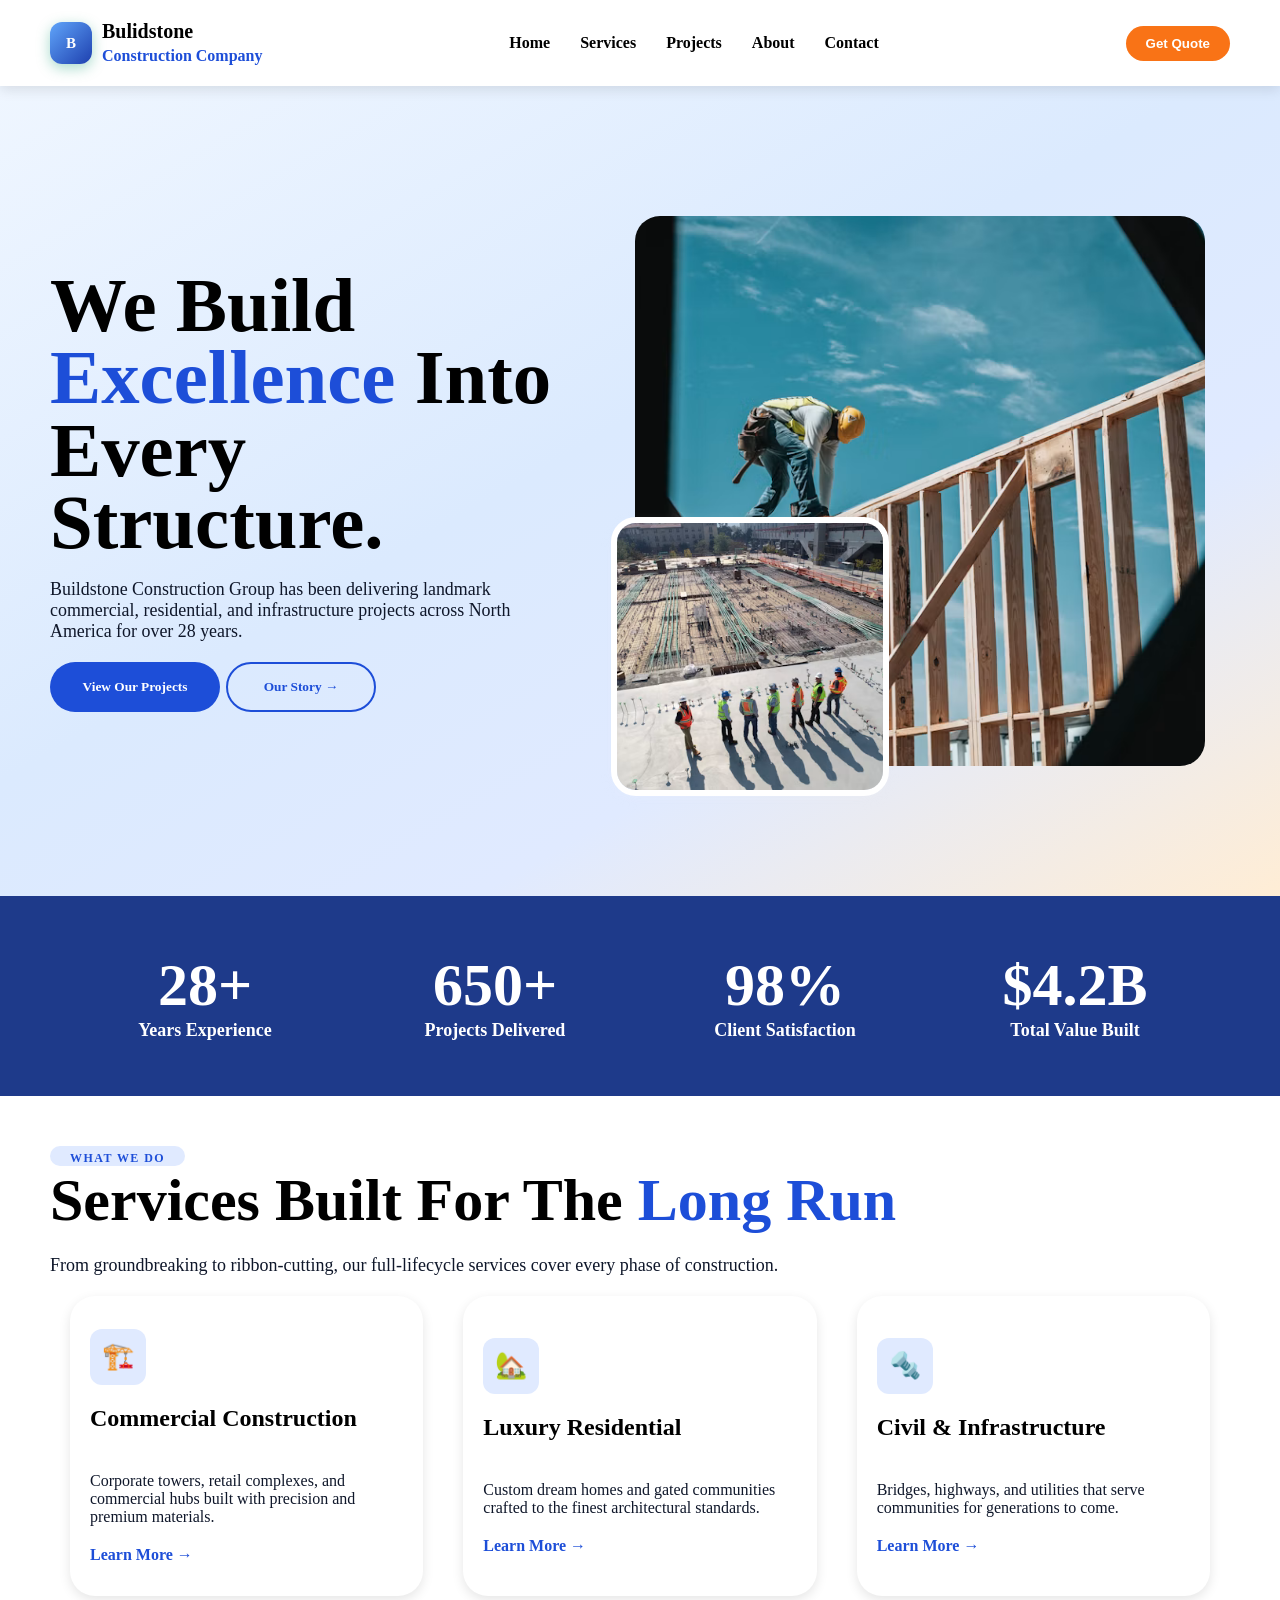
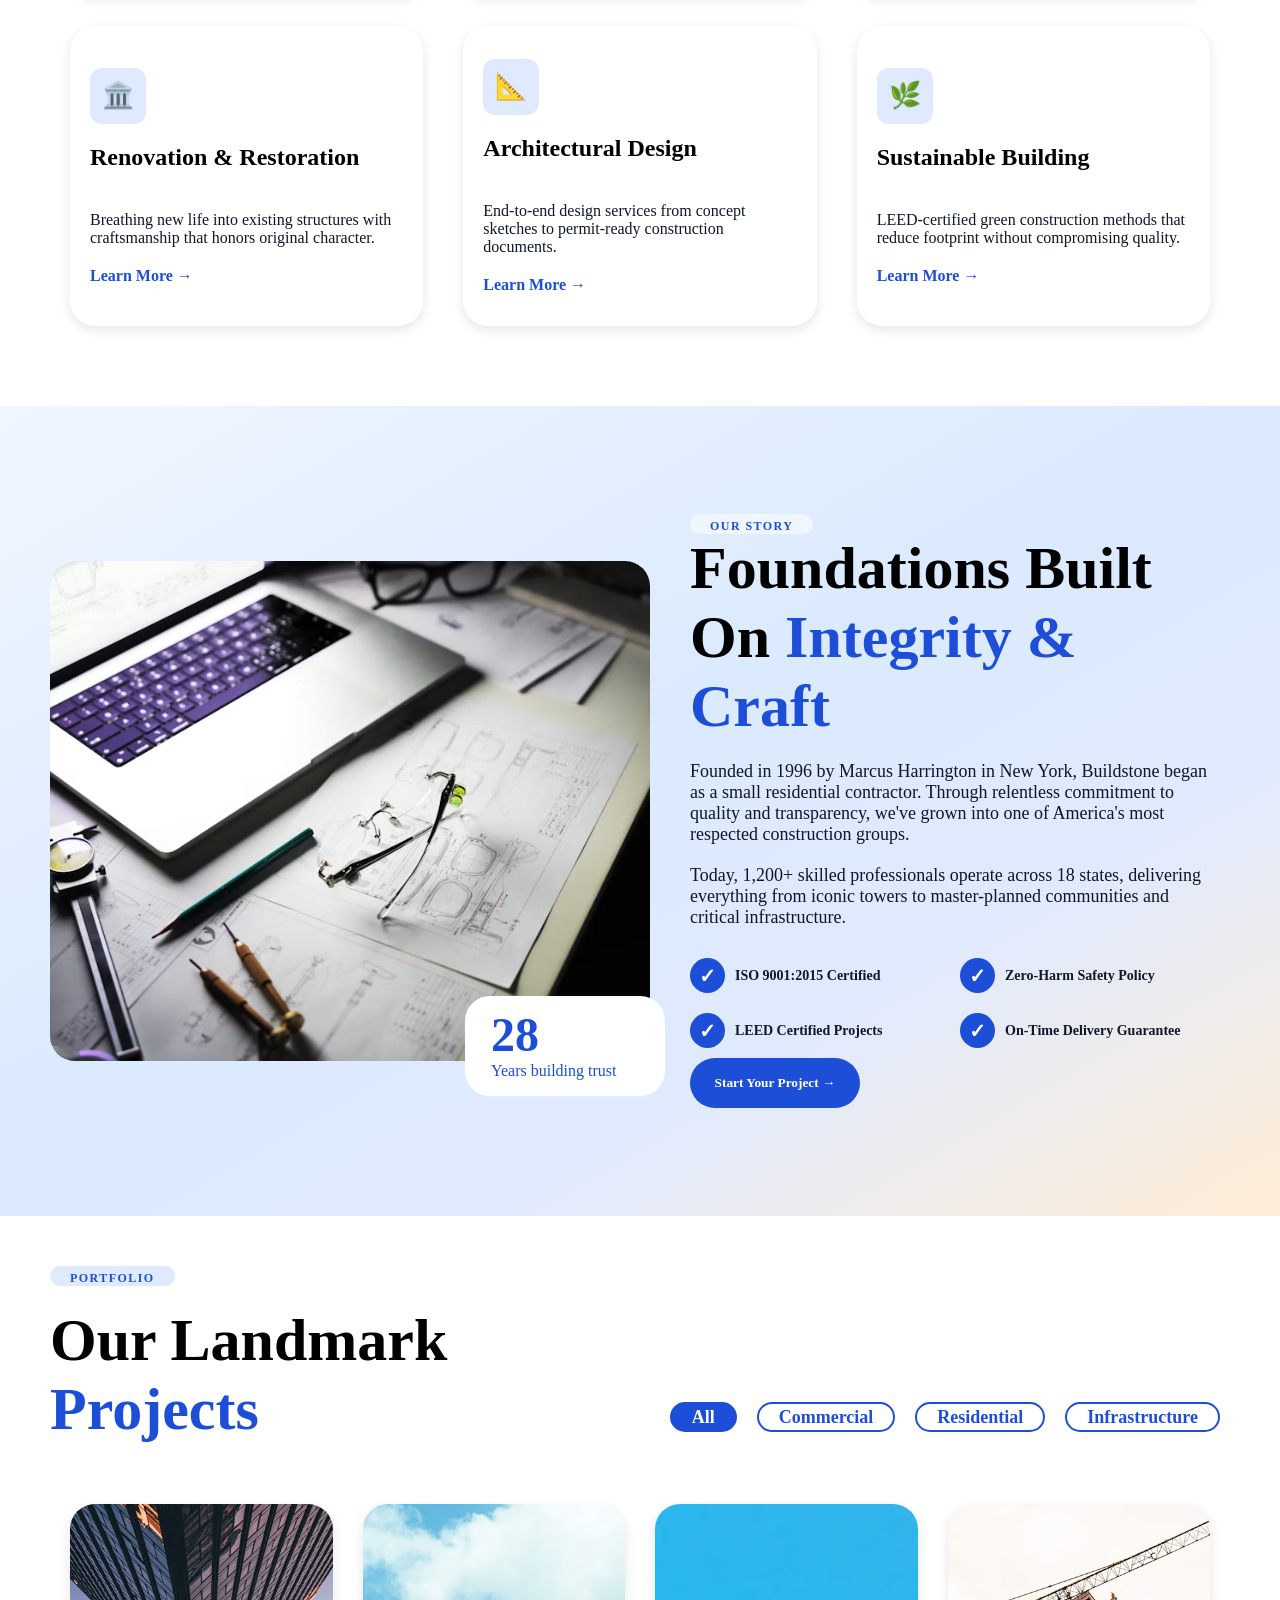
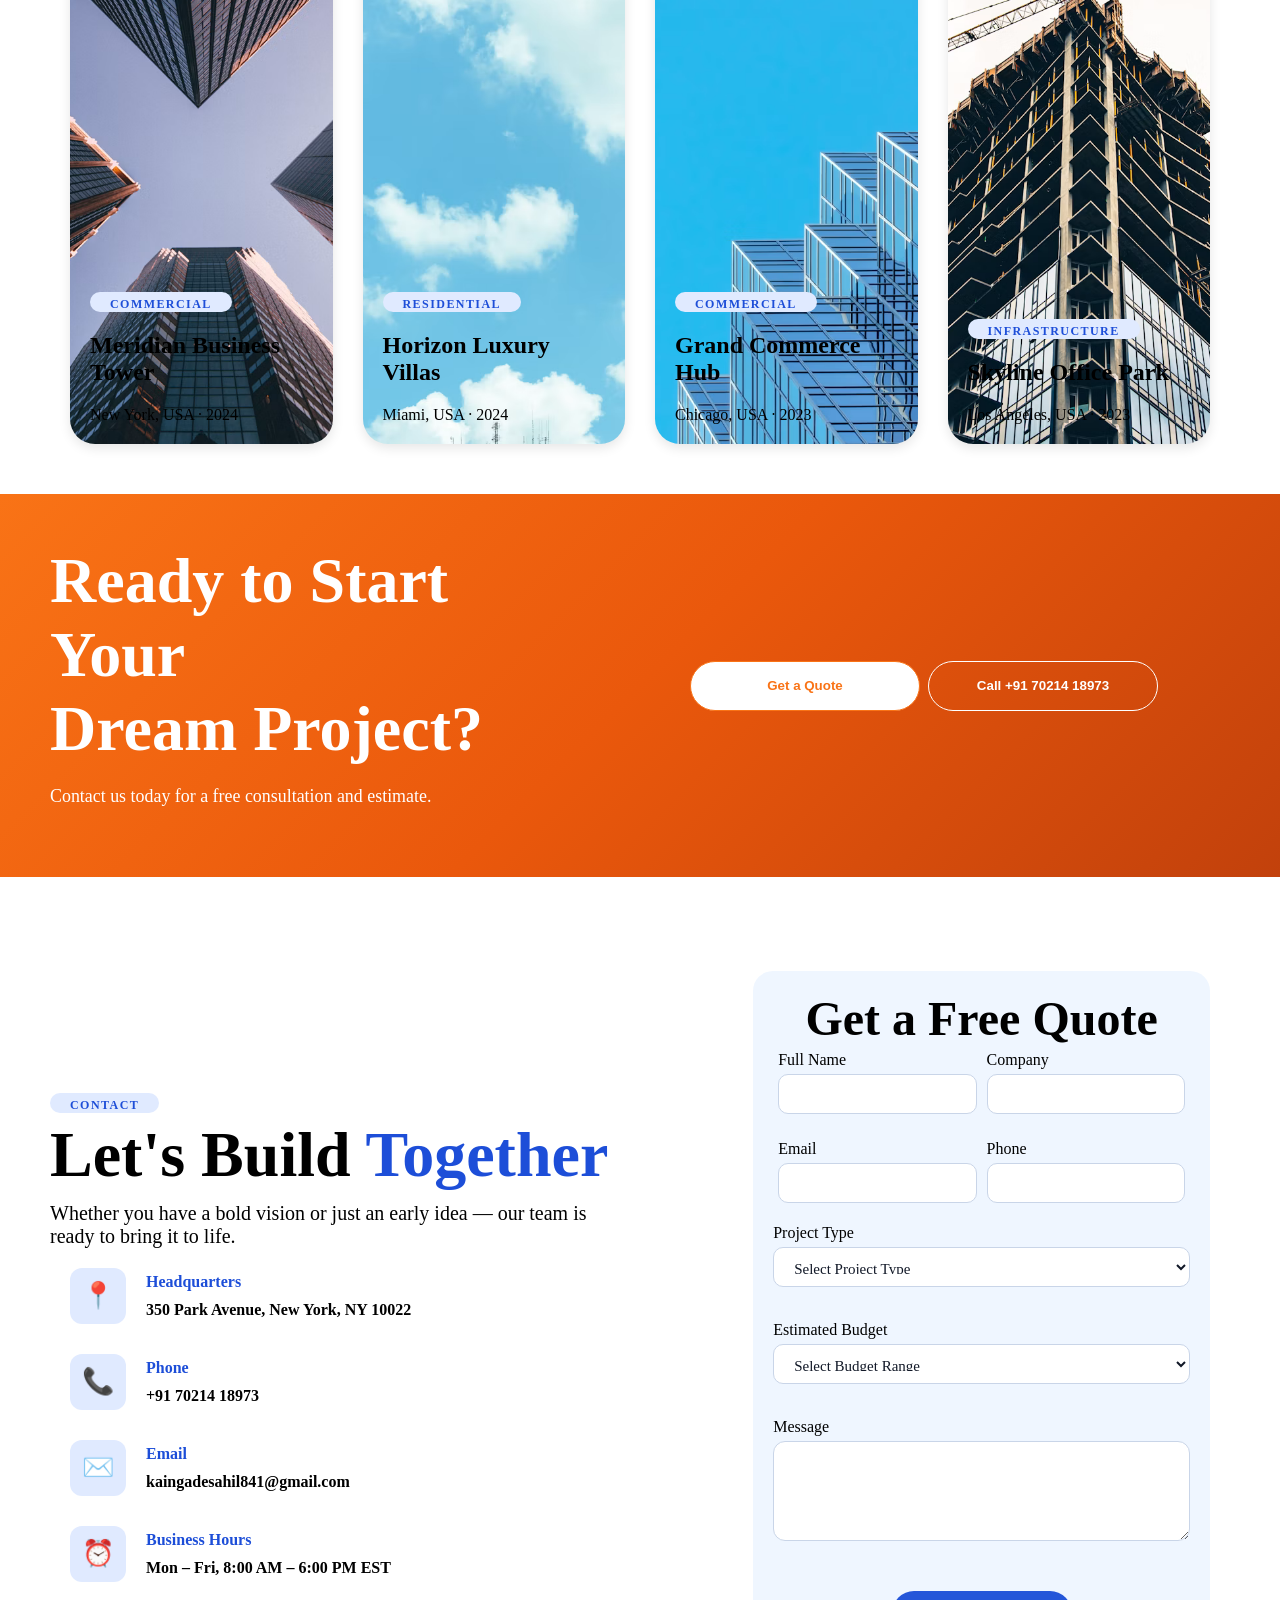
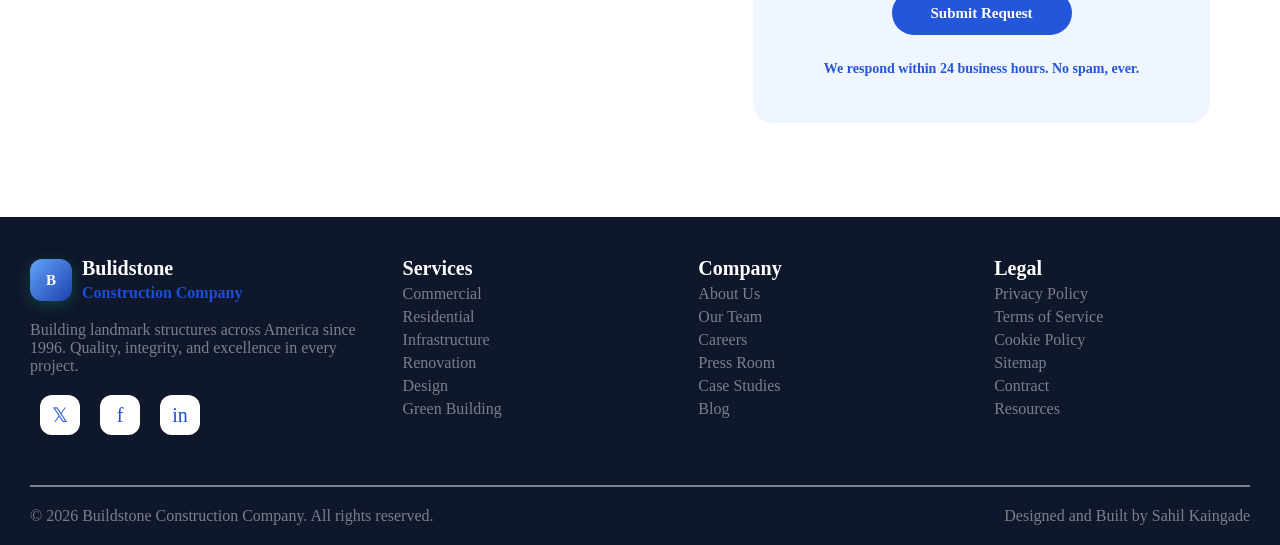
<file: Client/index.html>
<!DOCTYPE html>
<html lang="en">
<head>
    <meta charset="UTF-8">
    <meta name="viewport" content="width=device-width, initial-scale=1.0">
    <title>Construction</title>
    <link rel="stylesheet" href="style.css">
    <link rel="icon" type="image/png" href="favicon.png">
</head>
<body>
    <!-- Header Section -->
    <header>
        <!-- Logo Section -->
        <div class="logo">
            <div class="logo-text">B</div>
            <h1>Bulidstone<br><span>Construction Company</span></h1>
        </div>
        <!-- Mobile menu button -->
        <button class="menu-toggle" type="button" aria-label="Toggle menu" aria-expanded="false">&#9776;</button>
        <!-- Navigation Section -->
        <nav>
            <ul>
                <li><a href="index.html">Home</a></li>
                <li><a href="#services">Services</a></li>
                <li><a href="#projects">Projects</a></li>
                <li><a href="#story">About</a></li>
                <li><a href="#contact">Contact</a></li>
            </ul>
        </nav>
        <!-- Header button -->
        <div class="button">
            <button class="header-button"><a href="#contact" style="text-decoration: none; color: inherit;">Get Quote</a></button>
        </div>
    </header>
    <main>
    <!-- Hero Section -->
    <section class="hero" id="home">
        <div class="content1">
            <h1>We Build <span>Excellence</span> Into Every Structure.</h1>
            <p>Buildstone Construction Group has been delivering landmark commercial, residential, and infrastructure projects across North America for over 28 years.</p>
            <div class="button">
                <button class="hero-button"><a href="/Client/Index.html#services" style="text-decoration: none; color: inherit;">View Our Projects</a></button>
                <button class="herostory"><a href="/Client/Index.html#story" style="text-decoration: none; color: inherit;">Our Story &rarr;</a></button>
            </div>
        </div>
        <div class="content2">
            <img src="heroimg.png" alt="Hero Image" class="heroimg">
            <img src="heroimg2.png" alt="Hero Image 2"  class="heroimg2">
        </div>
    </section>
    <!-- Score Section -->
    <section class="score">
        <div class="features">
            <p class="number">28+</p>
            <p>Years Experience</p>
        </div>
        <div class="features">
            <p class="number">650+</p>
            <p>Projects Delivered</p>
        </div>
        <div class="features">
            <p class="number">98%</p>
            <p>Client Satisfaction</p>
        </div>
        <div class="features">
            <p class="number">$4.2B</p>
            <p>Total Value Built</p>
        </div>
    </section>
    <!-- Services Section -->
    <section class="service" id="services">
        <div class="tag">
            <p>What We Do</p>
        </div>
        <h1>Services Built For The <span>Long Run</span></h1>
        <p class="description">From groundbreaking to ribbon-cutting, our full-lifecycle services cover every phase of construction.</p>
        <div class="cards">
            <div class="cards1">
                
                <div class="image">🏗️</div>
                <h4>Commercial Construction</h4>
                <p>Corporate towers, retail complexes, and commercial hubs built with precision and premium materials.</p>
                <a href="/Client/Pages/Grand.html">Learn More &rarr;</a>
            </div>
            <div class="cards2">
                <div class="image">🏡</div>
                <h4>Luxury Residential</h4>
                <p>Custom dream homes and gated communities crafted to the finest architectural standards.</p>
                <a href="/Client/Pages/Horizon.html">Learn More &rarr;</a>
            </div>
            <div class="cards3">
                <div class="image">🔩</div>
                <h4>Civil & Infrastructure</h4>
                <p>Bridges, highways, and utilities that serve communities for generations to come.</p>
                <a href="/Client/Pages/Skyline.html">Learn More &rarr;</a>
            </div>
        </div>
         <div class="cards">
            <div class="cards1">
                <div class="image">🏛️</div>
                <h4>Renovation & Restoration</h4>
                <p>Breathing new life into existing structures with craftsmanship that honors original character.</p>
                <a href="/Client/Pages/Meridian.html">Learn More &rarr;</a>
            </div>
            <div class="cards2">
                <div class="image">📐</div>
                <h4>Architectural Design</h4>
                <p>End-to-end design services from concept sketches to permit-ready construction documents.</p>
                <a href="/Client/Pages/Skyline.html">Learn More &rarr;</a>
            </div>
            <div class="cards3">
                <div class="image">🌿</div>
                <h4>Sustainable Building</h4>
                <p>LEED-certified green construction methods that reduce footprint without compromising quality.</p>
                <a href="/Client/Pages/Horizon.html">Learn More &rarr;</a>
            </div>
        </div>
    </section>
    <!-- Start Project Section -->
    <section class="project" id="story">
        <div class="img">
            <img src="projectimg.png" alt="Project Image">
            <div class="overlay">
                <h1>28</h1>
                <p>Years building trust</p>
            </div>
        </div>
        <div class="content">
            <div class="tag">
                <p>Our Story</p>
            </div>
            <h1>Foundations Built On <span>Integrity & Craft</span></h1>
            <p class="contp">Founded in 1996 by Marcus Harrington in New York, Buildstone began as a small residential contractor. Through relentless commitment to quality and transparency, we've grown into one of America's most respected construction groups.</p>
            <p class="contp">Today, 1,200+ skilled professionals operate across 18 states, delivering everything from iconic towers to master-planned communities and critical infrastructure.</p>
            <div class="info">
                <div class="info1">
                    <span>✓</span>
                    <p>ISO 9001:2015 Certified</p>
                </div>
                <div class="info1">
                    <span>✓</span>
                    <p>Zero-Harm Safety Policy</p>
                </div>
            </div>
            <div class="info">
                <div class="info1">
                    <span>✓</span>
                    <p>LEED Certified Projects</p>
                </div>
                <div class="info1">
                    <span>✓</span>
                    <p>On-Time Delivery Guarantee</p>
                </div>
           </div>
           <div class="button">
                <button class="project-button"><a href="#contact" style="text-decoration: none; color: inherit;">Start Your Project &rarr;</a></button>
            </div>
        </div>
    </section>
    <!-- Commercial Section -->
    <section class="commercial" id="projects">
        <div class="tag">
            <p>Portfolio</p>
        </div>
        <h1>Our Landmark <span>Projects</span></h1>
        <ul class="filters">
            <li class="active"><a href="#" data-filter="all">All</a></li>
            <li><a href="#" data-filter="commercial">Commercial</a></li>
            <li><a href="#" data-filter="residential">Residential</a></li>
            <li><a href="#" data-filter="infrastructure">Infrastructure</a></li>
        </ul>
        <div class="comcards">
        <a class="cards1" href="Pages/Meridian.html" style="background-image: url('landmark.png');">
            <div class="tag">
                <p>Commercial</p>
            </div>
            <h1>Meridian Business Tower</h1>
            <p>New York, USA · 2024</p>
        </a>

        <a class="cards1" href="Pages/Horizon.html" style="background-image: url('landmark2.png');">
            <div class="tag">
                <p>Residential</p>
            </div>
            <h1>Horizon Luxury Villas</h1>
            <p>Miami, USA · 2024</p>
        </a>

        <a class="cards1" href="Pages/Grand.html" style="background-image: url('landmark3.png');">
            <div class="tag">
                <p>Commercial</p>
            </div>
            <h1>Grand Commerce Hub</h1>
            <p>Chicago, USA · 2023</p>
        </a>

        <a class="cards1" href="Pages/Skyline.html" style="background-image: url('landmark4.png');">
            <div class="tag">
                <p>Infrastructure</p>
            </div>
            <h1>Skyline Office Park</h1>
            <p>Los Angeles, USA · 2023</p>
        </a>
    </div>   
    </section>
    <!-- Quote Section -->
    <section class="quote" id="team">
        <div class="content1">
            <h1>Ready to Start Your<br>
                Dream Project?</h1>
            <p>Contact us today for a free consultation and estimate.</p>
        </div>
        <div class="content1">
            <button class="quote-button"><a href="#contact" style="text-decoration: none; color: inherit;">Get a Quote</a></button>
            <button class="quotebutton">Call +91 70214 18973</button>
        </div>
    </section>
    <!-- Contact Section -->
    <section class="contact" id="contact">
        <div class="content">
            <div class="tag">
                <p>Contact</p>
            </div>
            <h1>Let's Build <span>Together</span></h1>
            <p class="para">Whether you have a bold vision or just an early idea — our team is ready to bring it to life.</p>
            <div class="coninfo">
                <div class="img">📍</div>
                <div class="des">
                    <h4>Headquarters</h4>
                    <p>350 Park Avenue, New York, NY 10022</p>
                </div>
            </div>
            <div class="coninfo">
                <div class="img">📞</div>
                <div class="des">
                    <h4>Phone</h4>
                    <p>+91 70214 18973</p>
                </div>
            </div>
            <div class="coninfo">
                <div class="img">✉️</div>
                <div class="des">
                    <h4>Email</h4>
                    <p>kaingadesahil841@gmail.com</p>
                </div>
            </div>
            <div class="coninfo">
                <div class="img">⏰</div>
                <div class="des">
                    <h4>Business Hours</h4>
                    <p>Mon – Fri, 8:00 AM – 6:00 PM EST</p>
                </div>
            </div>
        </div>
        <div class="form">
            <h1>Get a Free Quote</h1>
            <form action="#" method="post" id="quoteForm" novalidate>
                <div class="flex">
                    <div>
                        <label for="Name">Full Name</label><br>
                        <input type="text" id="Name" name="Name">
                        <small class="error"></small>
                    </div>
                    <div>
                        <label for="Company">Company</label><br>
                        <input type="text" id="Company" name="Company">
                        <small class="error"></small>
                    </div>
                </div>
                <div class="flex">
                    <div>
                        <label for="Email">Email</label><br>
                        <input type="email" id="Email" name="Email">
                        <small class="error"></small>
                    </div>
                    <div>
                        <label for="Phone">Phone</label><br>
                        <input type="tel" id="Phone" name="Phone">
                        <small class="error"></small>
                    </div>
                </div>
                    <label for="ProjectType">Project Type</label><br>
                    <select id="ProjectType" name="ProjectType" required>
                        <option value="">Select Project Type</option>
                        <option value="Residential">Residential</option>
                        <option value="Commercial">Commercial</option>
                        <option value="Industrial">Industrial</option>
                    </select><small class="error"></small><br>
                    <label for="Budget">Estimated Budget</label><br>
                    <select id="Budget" name="Budget" required>
                        <option value="">Select Budget Range</option>
                        <option value="Under $50K">Under $50K</option>
                        <option value="$50K - $100K">$50K - $100K</option>
                        <option value="$100K - $250K">$100K - $250K</option>
                        <option value="Over $250K">Over $250K</option>
                    </select><small class="error"></small><br>
                    <label for="Message">Message</label><br>
                    <textarea id="Message" name="Message" rows="4" required></textarea><small class="error"></small><br>
                    <button type="submit">Submit Request</button>
                    <p>We respond within 24 business hours. No spam, ever.</p>
                    <p id="formStatus"></p>
            </form>
        </div>
    </section>
    </main>
    <!-- Footer Section -->
    <footer>
    <div class="footer">
        <div class="content">
            <div class="text">
                <div class="logo">
                <div class="logo-text">B</div>
                <h1>Bulidstone <br><span>Construction Company</span></h1>
                </div>
                <br><p>Building landmark structures across America since 1996. Quality, integrity, and excellence in every project.</p>
                <div class="socials">
                    <div class="soc">𝕏</div>
                    <div class="soc">f</div>
                    <div class="soc">in</div>
                </div>
            </div>
            <div class="links">
                <h4>Services</h4>
                <ul>
                    <li><a href="#">Commercial</a></li>
                    <li><a href="#">Residential</a></li>
                    <li><a href="#">Infrastructure</a></li>
                    <li><a href="#">Renovation</a></li>
                    <li><a href="#">Design</a></li>
                    <li><a href="#">Green Building</a></li>
                </ul>
            </div>
            <div class="links">
                <h4>Company</h4>
                <ul>
                    <li><a href="#">About Us</a></li>
                    <li><a href="#">Our Team</a></li>
                    <li><a href="#">Careers</a></li>
                    <li><a href="#">Press Room</a></li>
                    <li><a href="#">Case Studies</a></li>
                    <li><a href="#">Blog</a></li>
                </ul>
            </div>
            <div class="links">
                <h4>Legal</h4>
                <ul>
                    <li><a href="#">Privacy Policy</a></li>
                    <li><a href="#">Terms of Service</a></li>
                    <li><a href="#">Cookie Policy</a></li>
                    <li><a href="#">Sitemap</a></li>
                    <li><a href="#">Contract</a></li>
                    <li><a href="#">Resources</a></li>
                </ul>
            </div>
        </div>
        <hr>
        <div class="copyright">
            <p>&copy; 2026 Buildstone Construction Company. All rights reserved.</p>
            <p>Designed and Built by Sahil Kaingade</p>
        </div>
    </div>
    </footer>

    <script src="script.js"></script>
</body>
</html>
</file>
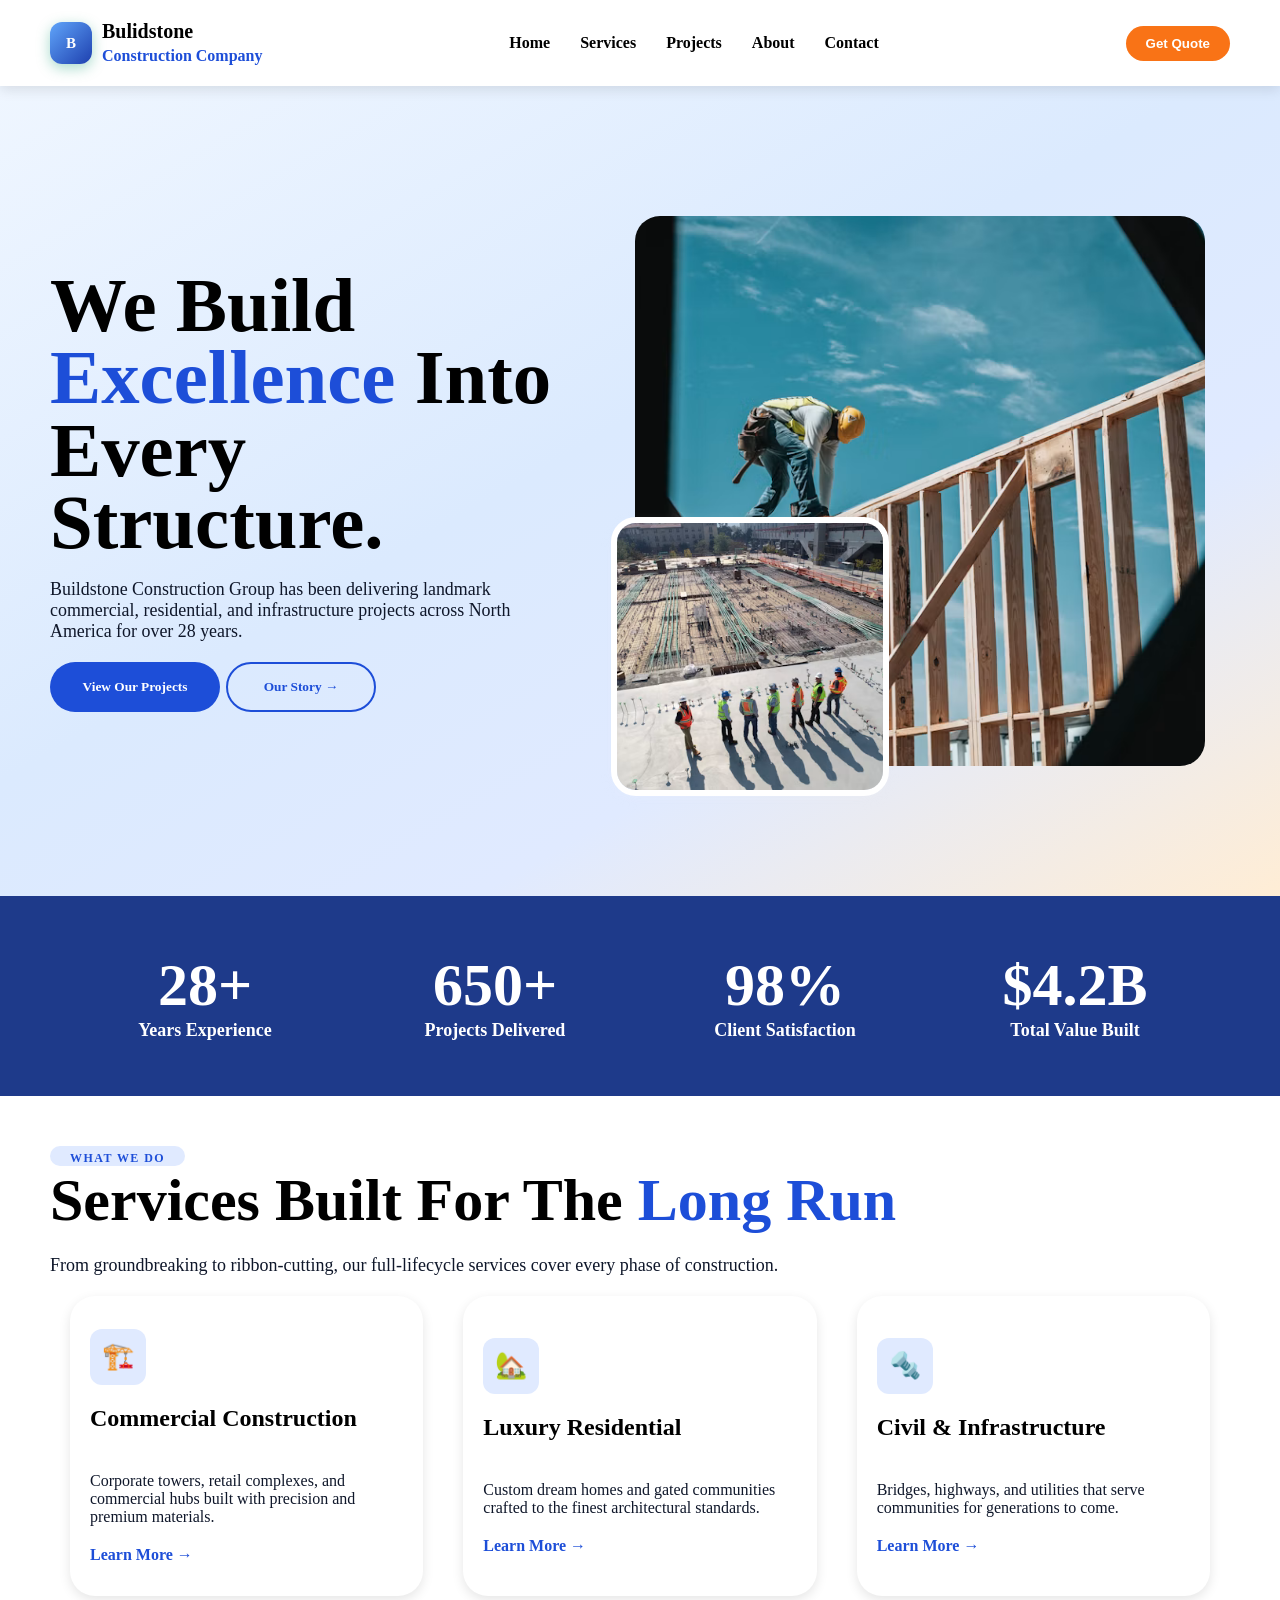
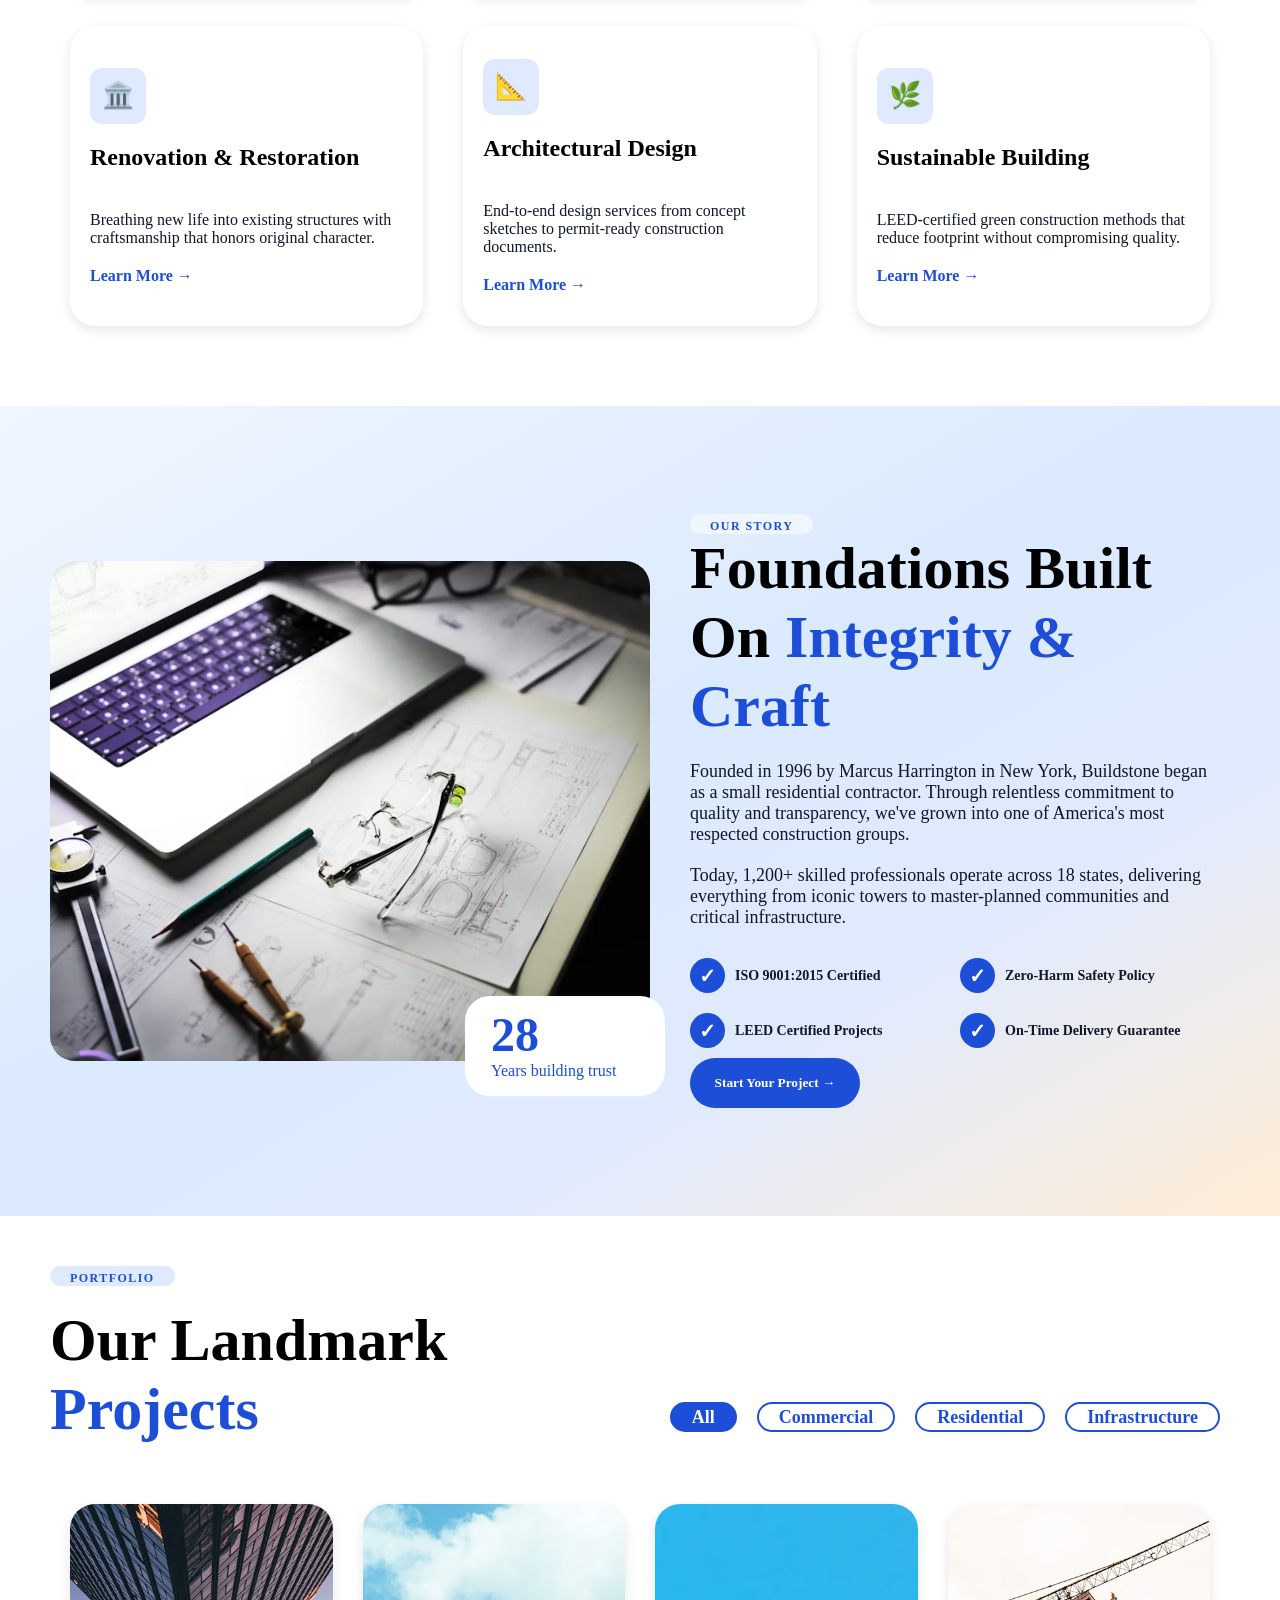
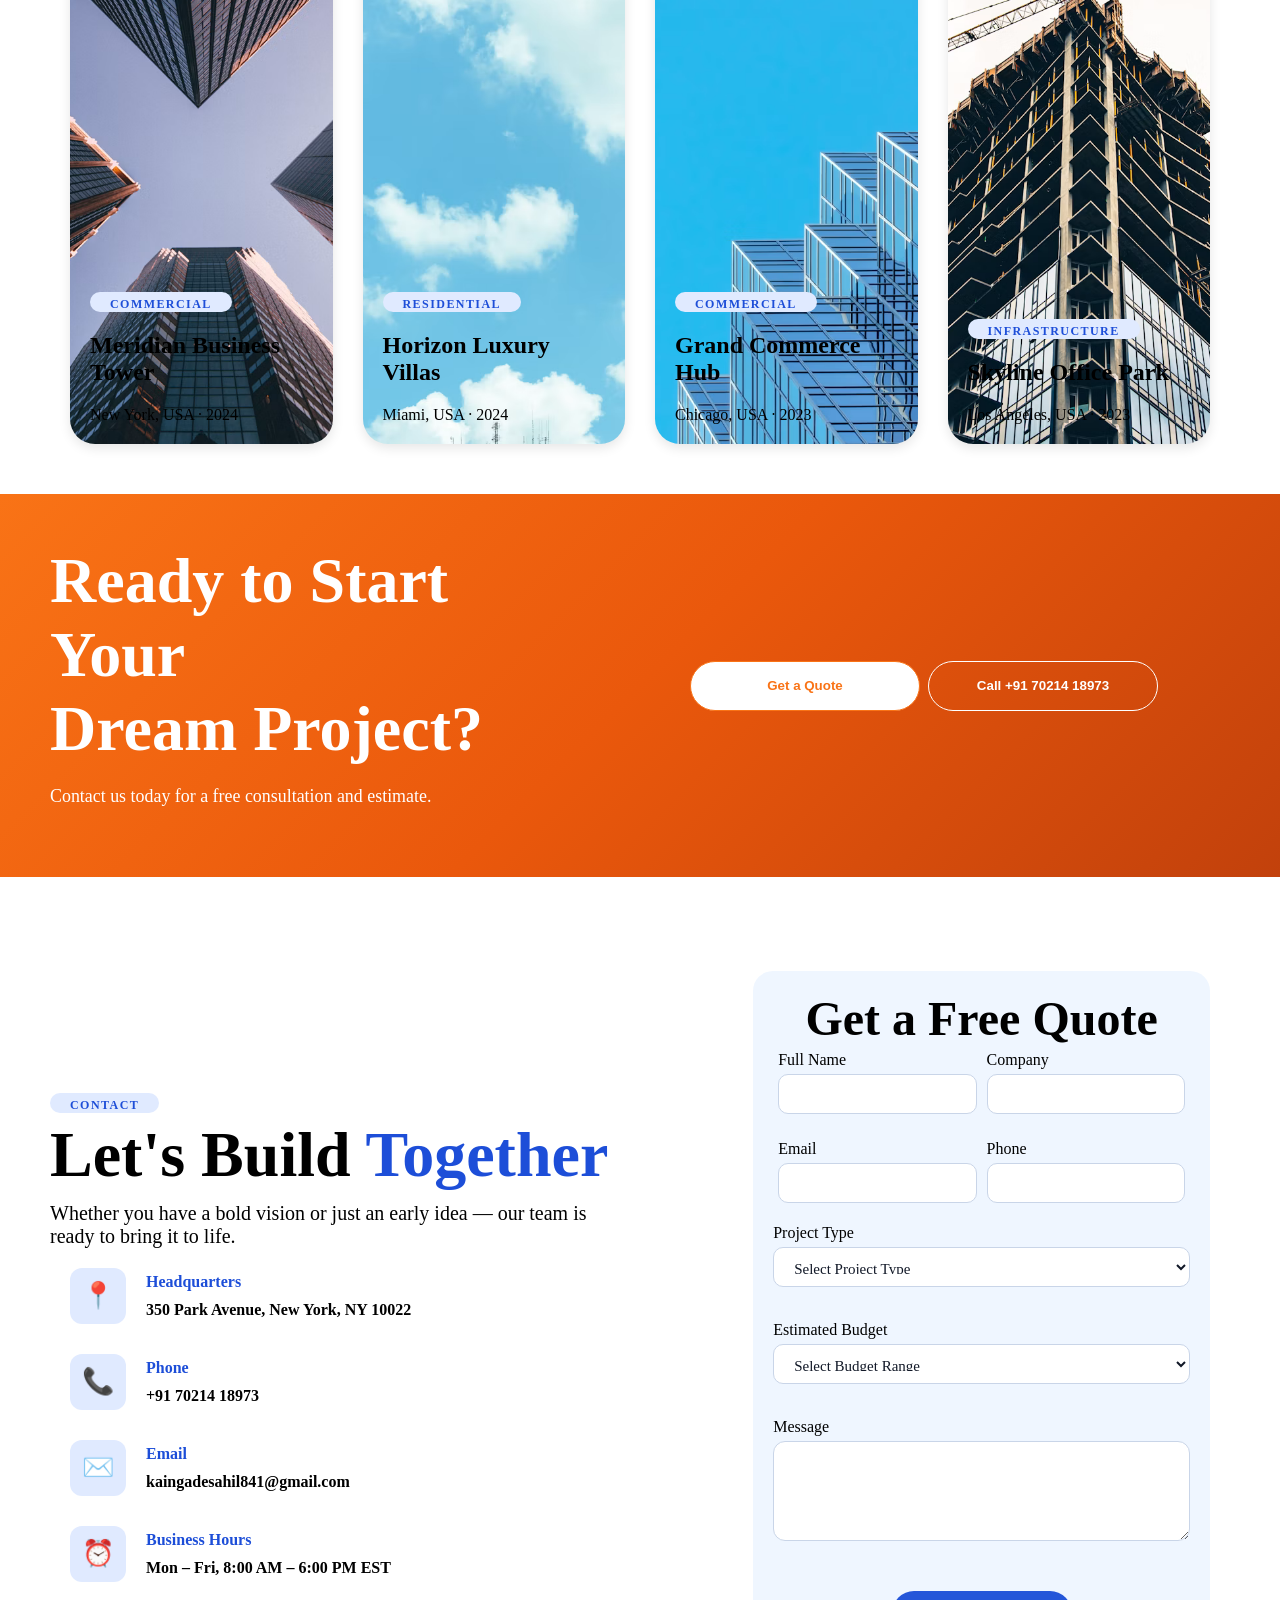
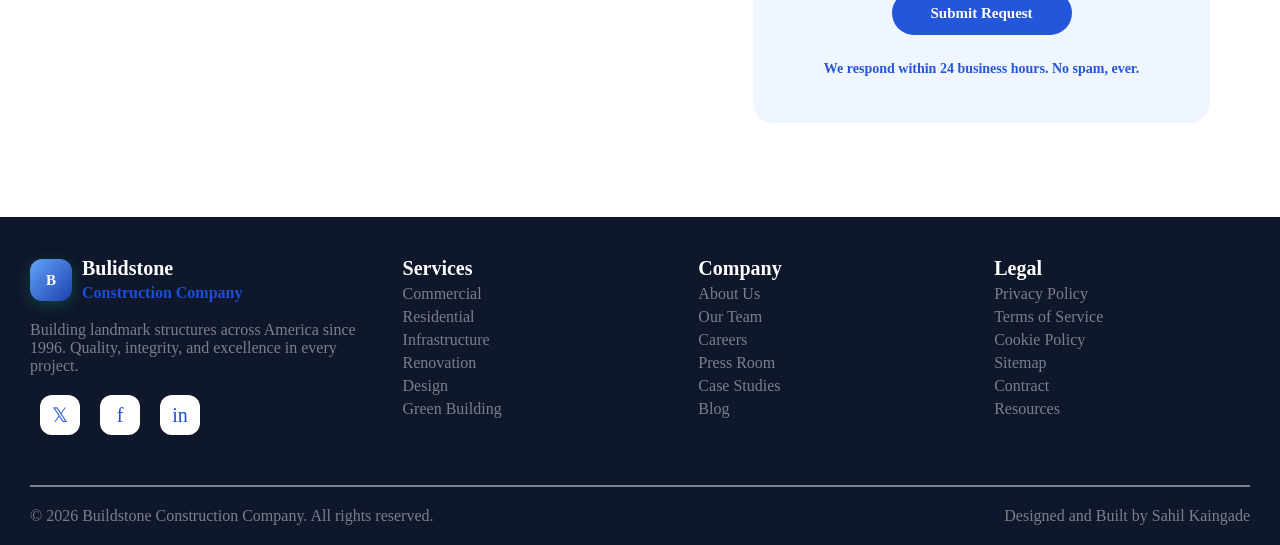
<file: Client/Index.html>
<!DOCTYPE html>
<html lang="en">
<head>
    <meta charset="UTF-8">
    <meta name="viewport" content="width=device-width, initial-scale=1.0">
    <title>Construction</title>
    <link rel="stylesheet" href="style.css">
</head>
<body>
    <!-- Header Section -->
    <header>
        <!-- Logo Section -->
        <div class="logo">
            <div class="logo-text">B</div>
            <h1>Bulidstone<br><span>Construction Company</span></h1>
        </div>
        <!-- Mobile menu button -->
        <button class="menu-toggle" type="button" aria-label="Toggle menu" aria-expanded="false">&#9776;</button>
        <!-- Navigation Section -->
        <nav>
            <ul>
                <li><a href="/Client/Index.html">Home</a></li>
                <li><a href="/Client/Index.html#services">Services</a></li>
                <li><a href="/Client/Index.html#projects">Projects</a></li>
                <li><a href="/Client/Index.html#story">About</a></li>
                <li><a href="/Client/Index.html#contact">Contact</a></li>
            </ul>
        </nav>
        <!-- Header button -->
        <div class="button">
            <button class="header-button"><a href="/Client/Index.html#contact" style="text-decoration: none; color: inherit;">Get Quote</a></button>
        </div>
    </header>
    <main>
    <!-- Hero Section -->
    <section class="hero" id="home">
        <div class="content1">
            <h1>We Build <span>Excellence</span> Into Every Structure.</h1>
            <p>Buildstone Construction Group has been delivering landmark commercial, residential, and infrastructure projects across North America for over 28 years.</p>
            <div class="button">
                <button class="hero-button"><a href="/Client/Index.html#services" style="text-decoration: none; color: inherit;">View Our Projects</a></button>
                <button class="herostory"><a href="/Client/Index.html#story" style="text-decoration: none; color: inherit;">Our Story &rarr;</a></button>
            </div>
        </div>
        <div class="content2">
            <img src="heroimg.png" alt="Hero Image" class="heroimg">
            <img src="heroimg2.png" alt="Hero Image 2"  class="heroimg2">
        </div>
    </section>
    <!-- Score Section -->
    <section class="score">
        <div class="features">
            <p class="number">28+</p>
            <p>Years Experience</p>
        </div>
        <div class="features">
            <p class="number">650+</p>
            <p>Projects Delivered</p>
        </div>
        <div class="features">
            <p class="number">98%</p>
            <p>Client Satisfaction</p>
        </div>
        <div class="features">
            <p class="number">$4.2B</p>
            <p>Total Value Built</p>
        </div>
    </section>
    <!-- Services Section -->
    <section class="service" id="services">
        <div class="tag">
            <p>What We Do</p>
        </div>
        <h1>Services Built For The <span>Long Run</span></h1>
        <p class="description">From groundbreaking to ribbon-cutting, our full-lifecycle services cover every phase of construction.</p>
        <div class="cards">
            <div class="cards1">
                
                <div class="image">🏗️</div>
                <h4>Commercial Construction</h4>
                <p>Corporate towers, retail complexes, and commercial hubs built with precision and premium materials.</p>
                <a href="/Client/Pages/Grand.html">Learn More &rarr;</a>
            </div>
            <div class="cards2">
                <div class="image">🏡</div>
                <h4>Luxury Residential</h4>
                <p>Custom dream homes and gated communities crafted to the finest architectural standards.</p>
                <a href="/Client/Pages/Horizon.html">Learn More &rarr;</a>
            </div>
            <div class="cards3">
                <div class="image">🔩</div>
                <h4>Civil & Infrastructure</h4>
                <p>Bridges, highways, and utilities that serve communities for generations to come.</p>
                <a href="/Client/Pages/Skyline.html">Learn More &rarr;</a>
            </div>
        </div>
         <div class="cards">
            <div class="cards1">
                <div class="image">🏛️</div>
                <h4>Renovation & Restoration</h4>
                <p>Breathing new life into existing structures with craftsmanship that honors original character.</p>
                <a href="/Client/Pages/Meridian.html">Learn More &rarr;</a>
            </div>
            <div class="cards2">
                <div class="image">📐</div>
                <h4>Architectural Design</h4>
                <p>End-to-end design services from concept sketches to permit-ready construction documents.</p>
                <a href="/Client/Pages/Skyline.html">Learn More &rarr;</a>
            </div>
            <div class="cards3">
                <div class="image">🌿</div>
                <h4>Sustainable Building</h4>
                <p>LEED-certified green construction methods that reduce footprint without compromising quality.</p>
                <a href="/Client/Pages/Horizon.html">Learn More &rarr;</a>
            </div>
        </div>
    </section>
    <!-- Start Project Section -->
    <section class="project" id="story">
        <div class="img">
            <img src="projectimg.png" alt="Project Image">
            <div class="overlay">
                <h1>28</h1>
                <p>Years building trust</p>
            </div>
        </div>
        <div class="content">
            <div class="tag">
                <p>Our Story</p>
            </div>
            <h1>Foundations Built On <span>Integrity & Craft</span></h1>
            <p class="contp">Founded in 1996 by Marcus Harrington in New York, Buildstone began as a small residential contractor. Through relentless commitment to quality and transparency, we've grown into one of America's most respected construction groups.</p>
            <p class="contp">Today, 1,200+ skilled professionals operate across 18 states, delivering everything from iconic towers to master-planned communities and critical infrastructure.</p>
            <div class="info">
                <div class="info1">
                    <span>✓</span>
                    <p>ISO 9001:2015 Certified</p>
                </div>
                <div class="info1">
                    <span>✓</span>
                    <p>Zero-Harm Safety Policy</p>
                </div>
            </div>
            <div class="info">
                <div class="info1">
                    <span>✓</span>
                    <p>LEED Certified Projects</p>
                </div>
                <div class="info1">
                    <span>✓</span>
                    <p>On-Time Delivery Guarantee</p>
                </div>
           </div>
           <div class="button">
                <button class="project-button"><a href="#contact" style="text-decoration: none; color: inherit;">Start Your Project &rarr;</a></button>
            </div>
        </div>
    </section>
    <!-- Commercial Section -->
    <section class="commercial" id="projects">
        <div class="tag">
            <p>Portfolio</p>
        </div>
        <h1>Our Landmark <span>Projects</span></h1>
        <ul class="filters">
            <li class="active"><a href="#" data-filter="all">All</a></li>
            <li><a href="#" data-filter="commercial">Commercial</a></li>
            <li><a href="#" data-filter="residential">Residential</a></li>
            <li><a href="#" data-filter="infrastructure">Infrastructure</a></li>
        </ul>
        <div class="comcards">
        <a class="cards1" href="Pages/Meridian.html" style="background-image: url('landmark.png');">
            <div class="tag">
                <p>Commercial</p>
            </div>
            <h1>Meridian Business Tower</h1>
            <p>New York, USA · 2024</p>
        </a>

        <a class="cards1" href="Pages/Horizon.html" style="background-image: url('landmark2.png');">
            <div class="tag">
                <p>Residential</p>
            </div>
            <h1>Horizon Luxury Villas</h1>
            <p>Miami, USA · 2024</p>
        </a>

        <a class="cards1" href="Pages/Grand.html" style="background-image: url('landmark3.png');">
            <div class="tag">
                <p>Commercial</p>
            </div>
            <h1>Grand Commerce Hub</h1>
            <p>Chicago, USA · 2023</p>
        </a>

        <a class="cards1" href="Pages/Skyline.html" style="background-image: url('landmark4.png');">
            <div class="tag">
                <p>Infrastructure</p>
            </div>
            <h1>Skyline Office Park</h1>
            <p>Los Angeles, USA · 2023</p>
        </a>
    </div>   
    </section>
    <!-- Quote Section -->
    <section class="quote" id="team">
        <div class="content1">
            <h1>Ready to Start Your<br>
                Dream Project?</h1>
            <p>Contact us today for a free consultation and estimate.</p>
        </div>
        <div class="content1">
            <button class="quote-button"><a href="#contact" style="text-decoration: none; color: inherit;">Get a Quote</a></button>
            <button class="quotebutton">Call +91 70214 18973</button>
        </div>
    </section>
    <!-- Contact Section -->
    <section class="contact" id="contact">
        <div class="content">
            <div class="tag">
                <p>Contact</p>
            </div>
            <h1>Let's Build <span>Together</span></h1>
            <p class="para">Whether you have a bold vision or just an early idea — our team is ready to bring it to life.</p>
            <div class="coninfo">
                <div class="img">📍</div>
                <div class="des">
                    <h4>Headquarters</h4>
                    <p>350 Park Avenue, New York, NY 10022</p>
                </div>
            </div>
            <div class="coninfo">
                <div class="img">📞</div>
                <div class="des">
                    <h4>Phone</h4>
                    <p>+91 70214 18973</p>
                </div>
            </div>
            <div class="coninfo">
                <div class="img">✉️</div>
                <div class="des">
                    <h4>Email</h4>
                    <p>kaingadesahil841@gmail.com</p>
                </div>
            </div>
            <div class="coninfo">
                <div class="img">⏰</div>
                <div class="des">
                    <h4>Business Hours</h4>
                    <p>Mon – Fri, 8:00 AM – 6:00 PM EST</p>
                </div>
            </div>
        </div>
        <div class="form">
            <h1>Get a Free Quote</h1>
            <form action="#" method="post" id="quoteForm" novalidate>
                <div class="flex">
                    <div>
                        <label for="Name">Full Name</label><br>
                        <input type="text" id="Name" name="Name">
                        <small class="error"></small>
                    </div>
                    <div>
                        <label for="Company">Company</label><br>
                        <input type="text" id="Company" name="Company">
                        <small class="error"></small>
                    </div>
                </div>
                <div class="flex">
                    <div>
                        <label for="Email">Email</label><br>
                        <input type="email" id="Email" name="Email">
                        <small class="error"></small>
                    </div>
                    <div>
                        <label for="Phone">Phone</label><br>
                        <input type="tel" id="Phone" name="Phone">
                        <small class="error"></small>
                    </div>
                </div>
                    <label for="ProjectType">Project Type</label><br>
                    <select id="ProjectType" name="ProjectType" required>
                        <option value="">Select Project Type</option>
                        <option value="Residential">Residential</option>
                        <option value="Commercial">Commercial</option>
                        <option value="Industrial">Industrial</option>
                    </select><small class="error"></small><br>
                    <label for="Budget">Estimated Budget</label><br>
                    <select id="Budget" name="Budget" required>
                        <option value="">Select Budget Range</option>
                        <option value="Under $50K">Under $50K</option>
                        <option value="$50K - $100K">$50K - $100K</option>
                        <option value="$100K - $250K">$100K - $250K</option>
                        <option value="Over $250K">Over $250K</option>
                    </select><small class="error"></small><br>
                    <label for="Message">Message</label><br>
                    <textarea id="Message" name="Message" rows="4" required></textarea><small class="error"></small><br>
                    <button type="submit">Submit Request</button>
                    <p>We respond within 24 business hours. No spam, ever.</p>
                    <p id="formStatus"></p>
            </form>
        </div>
    </section>
    </main>
    <!-- Footer Section -->
    <footer>
    <div class="footer">
        <div class="content">
            <div class="text">
                <div class="logo">
                <div class="logo-text">B</div>
                <h1>Bulidstone <br><span>Construction Company</span></h1>
                </div>
                <br><p>Building landmark structures across America since 1996. Quality, integrity, and excellence in every project.</p>
                <div class="socials">
                    <div class="soc">𝕏</div>
                    <div class="soc">f</div>
                    <div class="soc">in</div>
                </div>
            </div>
            <div class="links">
                <h4>Services</h4>
                <ul>
                    <li><a href="#">Commercial</a></li>
                    <li><a href="#">Residential</a></li>
                    <li><a href="#">Infrastructure</a></li>
                    <li><a href="#">Renovation</a></li>
                    <li><a href="#">Design</a></li>
                    <li><a href="#">Green Building</a></li>
                </ul>
            </div>
            <div class="links">
                <h4>Company</h4>
                <ul>
                    <li><a href="#">About Us</a></li>
                    <li><a href="#">Our Team</a></li>
                    <li><a href="#">Careers</a></li>
                    <li><a href="#">Press Room</a></li>
                    <li><a href="#">Case Studies</a></li>
                    <li><a href="#">Blog</a></li>
                </ul>
            </div>
            <div class="links">
                <h4>Legal</h4>
                <ul>
                    <li><a href="#">Privacy Policy</a></li>
                    <li><a href="#">Terms of Service</a></li>
                    <li><a href="#">Cookie Policy</a></li>
                    <li><a href="#">Sitemap</a></li>
                    <li><a href="#">Contract</a></li>
                    <li><a href="#">Resources</a></li>
                </ul>
            </div>
        </div>
        <hr>
        <div class="copyright">
            <p>&copy; 2026 Buildstone Construction Company. All rights reserved.</p>
            <p>Designed and Built by Sahil Kaingade</p>
        </div>
    </div>
    </footer>

    <script src="script.js"></script>
</body>
</html>
</file>
<file: Client/style.css>
*{
    margin: 0;
    padding: 0;
    box-sizing: border-box;
}
html{
    overflow-x: hidden;
    scroll-behavior: smooth;
}
@media (prefers-reduced-motion: reduce){
    html{ scroll-behavior: auto; }
}
body{
    font-family: "Playfair Display", serif;
    background-color: #fff;
    overflow-x: hidden;
}
img{
    max-width: 100%;
    display: block;
}
.button{
    display: flex;
    flex-wrap: wrap;
    gap: 6px;
}

/* ---------- Header ---------- */
header{
    display: flex;
    justify-content: space-between;
    align-items: center;
    padding: 20px 50px;
    background-color: #fff;
    box-shadow: rgba(0, 0, 0, 0.1) 0px 4px 12px;
    position: relative;
    z-index: 10;
}
.logo{
    display: flex;
    align-items: center;
    gap: 10px;
}
.logo-text{
    width: 42px;
    height: 42px;
    flex-shrink: 0;
    border-radius: 12px;
    background: linear-gradient(135deg, rgb(96, 165, 250), rgb(30, 64, 175));
    display: flex;
    align-items: center;
    justify-content: center;
    color: #fff;
    font-weight: 900;
    font-size: 15px;
    font-family: "Playfair Display", serif;
    box-shadow: rgba(5, 150, 105, 0.35) 0px 4px 14px;
}
.logo h1{
    font-size: 20px;
    font-weight: 900;
    color: #000;
}
.logo h1 span{
    font-size: 16px;
    font-weight: 600;
    color: #1D4ED8;
}
.menu-toggle{
    display: none;
    background: none;
    border: 2px solid #1D4ED8;
    color: #1D4ED8;
    border-radius: 10px;
    width: 42px;
    height: 42px;
    font-size: 22px;
    cursor: pointer;
}
nav ul{
    display: flex;
    list-style: none;
    gap: 30px;
}
nav ul li a{
    text-decoration: none;
    color: #000;
    font-weight: 600;
    transition: all 0.3s ease-in-out;
}
.headersignin{
    padding: 10px 20px;
    background-color: #fff;
    font-weight: 600;
    color: #0F172A;
    border: 2px solid #1D4ED8;
    border-radius: 22px;
    cursor: pointer;
    transition: all 0.3s ease-in-out;
}
.header-button{
    padding: 10px 20px;
    background-color: rgb(249, 115, 22);
    font-weight: 600;
    color: #fff;
    border: none;
    border-radius: 22px;
    cursor: pointer;
    transition: all 0.3s ease-in-out;
}

/* ---------- Hero ---------- */
.hero{
    display: flex;
    justify-content: space-between;
    align-items: center;
    gap: 30px;
    padding: 50px;
    min-height: 90vh;
    background: linear-gradient(150deg, rgb(239, 246, 255) 0%, rgb(219, 234, 254) 45%, rgb(224, 234, 255) 70%, rgb(255, 237, 213) 100%);
}
.content1{
    width: 600px;
    max-width: 100%;
}
.content1 h1{
    font-size: clamp(40px, 6vw, 92px);
    font-weight: 900;
    line-height: 0.94;
    color: #000;
}
.content1 h1 span{
    color: #1D4ED8;
}
.content1 p{
    font-size: clamp(16px, 1.4vw, 18px);
    font-weight: 400;
    color: #0F172A;
    margin: 20px 0;
    padding-right: 20px;
}
.hero-button{
    padding: 10px 20px;
    background-color: #1D4ED8;
    font-weight: 600;
    color: #fff;
    border: none;
    border-radius: 26px;
    cursor: pointer;
    transition: all 0.3s ease-in-out;
    height: 50px;
    width: 170px;
    font-family: "Playfair Display", serif;
}
.herostory{
    padding: 10px 20px;
    background-color: transparent;
    font-weight: 600;
    color: #1D4ED8;
    border: 2px solid #1D4ED8;
    border-radius: 26px;
    cursor: pointer;
    transition: all 0.3s ease-in-out;
    height: 50px;
    width: 150px;
    font-family: "Playfair Display", serif;
}
.content2{
    position: relative;
    width: 700px;
    max-width: 100%;
    display: flex;
    justify-content: center;
    align-items: center;
}
.heroimg{
    width: 100%;
    max-width: 570px;
    height: auto;
    aspect-ratio: 570 / 550;
    object-fit: cover;
    border-radius: 25px;
}
.heroimg2{
    position: absolute;
    left: 0;
    bottom: -30px;
    width: min(300px, 45%);
    height: auto;
    aspect-ratio: 1 / 1;
    object-fit: cover;
    border-radius: 25px;
    box-shadow: rgba(250, 249, 249, 0.1) 0px 4px 12px;
    border: 6px solid #fff;
}

/* ---------- Score ---------- */
.score{
    background-color: #1E3A8A;
    display: flex;
    flex-wrap: wrap;
    justify-content: center;
    align-items: center;
    color: #fff;
    padding: 30px 0;
    min-height: 200px;
    font-weight: 600;
    font-size: 18px;
    text-align: center;
}
.features{
    width: 250px;
    margin: 0 20px;
}
.score .number{
    font-size: 60px;
    font-weight: 900;
}

/* ---------- Services ---------- */
.service{
    display: flex;
    flex-direction: column;
    padding: 50px 0;
    margin: 0 50px;
}
.tag{
    background: rgb(224, 234, 255);
    color: #1D4ED8;
    border-radius: 22px;
    font-size: 12px;
    font-weight: 900;
    letter-spacing: 0.12em;
    text-transform: uppercase;
    width: fit-content;
    height: 20px;
    padding: 5px 20px;
}
.description{
    font-size: 18px;
    font-weight: 400;
    color: #0F172A;
    margin: 20px 0;
    padding-right: 20px;
}
.service span{
    color: #1D4ED8;
}
.service h1{
    font-size: clamp(32px, 5vw, 60px);
    font-weight: 900;
    color: #000;
}
.cards{
    display: grid;
    grid-template-columns: repeat(3, 1fr);
    gap: 40px;
    padding: 0 20px;
    margin-bottom: 30px;
}
.cards1, .cards2, .cards3{
    background-color: #fff;
    border-radius: 25px;
    box-shadow: rgba(0, 0, 0, 0.1) 0px 4px 12px;
    padding: 20px;
    display: flex;
    flex-direction: column;
    justify-content: center;
}
.cards > div{
    min-height: 300px;
}
.image{
    font-size: 26px;
    background-color: rgb(224, 234, 255);
    width: 56px;
    border-radius: 12px;
    height: 56px;
    flex-shrink: 0;
    display: flex;
    justify-content: center;
    align-items: center;
    text-align: center;
}
.cards h4{
    font-size: 24px;
    font-weight: 900;
    color: #000;
    margin: 20px 0;
}
.cards p{
    font-size: 16px;
    font-weight: 400;
    color: #0F172A;
    margin: 20px 0;
}
.cards a{
    text-decoration: none;
    color: #1D4ED8;
    font-weight: 600;
    transition: all 0.3s ease-in-out;
}

/* ---------- Our Story ---------- */
.project{
    display: flex;
    justify-content: space-between;
    align-items: center;
    gap: 40px;
    padding: 50px;
    min-height: 90vh;
    background: linear-gradient(150deg, rgb(239, 246, 255) 0%, rgb(219, 234, 254) 45%, rgb(224, 234, 255) 70%, rgb(255, 237, 213) 100%);
}
.project .img{
    position: relative;
    width: 600px;
    max-width: 100%;
    flex-shrink: 1;
}
.project .content{
    flex: 1;
    min-width: 0;
}
.project .tag{
    background: #EFF6FF;
}
.project .img img{
    width: 100%;
    height: auto;
    aspect-ratio: 6 / 5;
    object-fit: cover;
    border-radius: 25px;
}
.overlay{
    position: absolute;
    right: -60px;
    bottom: -35px;
    width: 200px;
    height: 100px;
    border-radius: 25px;
    color: #1D4ED8;
    background-color: #fff;
    box-shadow: rgba(250, 249, 249, 0.1) 0px 4px 12px;
    border: 6px solid #fff;
    text-align: left;
    padding: 5px 20px;
}
.overlay h1{
    font-size: 48px;
    font-weight: 900;
    color: #1D4ED8;
}
.project .content h1{
    font-size: clamp(32px, 5vw, 60px);
    font-weight: 900;
    color: #000;
}
.project .content h1 span{
    color: #1D4ED8;
}
.info{
    display: flex;
    justify-content: space-between;
    padding: 10px 0;
}
.info1 span{
    background: #1D4ED8;
    color: #fff;
    width: 35px;
    height: 35px;
    flex-shrink: 0;
    border-radius: 22px;
    display: flex;
    justify-content: center;
    align-items: center;
    font-size: 20px;
    font-weight: 900;
}
.info1{
    display: flex;
    width: 50%;
    align-items: center;
}
.info1 p{
    font-size: 14px;
    font-weight: 900;
    color: #0F172A;
    margin: 0 20px 0 10px;
}
.contp{
    font-size: 18px;
    font-weight: 400;
    color: #0F172A;
    margin: 20px 0;
    padding-right: 20px;
}
.project button{
    padding: 10px 20px;
    background-color: #1D4ED8;
    font-weight: 600;
    color: #fff;
    border: none;
    border-radius: 26px;
    cursor: pointer;
    transition: all 0.3s ease-in-out;
    height: 50px;
    width: 170px;
    font-family: "Playfair Display", serif;
}

/* ---------- Portfolio ---------- */
.commercial{
    padding: 50px;
    display: grid;
    grid-template-columns: 1fr auto;
    align-items: end;
    column-gap: 20px;
}
.commercial .tag,
.comcards{
    grid-column: 1 / -1;
}
.commercial .tag{
    justify-self: start;
}
.commercial h1{
    font-size: clamp(32px, 5vw, 60px);
    font-weight: 900;
    color: #000;
    margin: 20px 0;
}
.commercial h1 span{
    color: #1D4ED8;
}
.commercial ul{
    display: flex;
    flex-wrap: wrap;
    justify-content: flex-end;
    list-style: none;
    margin: 20px 0;
    padding-bottom: 8px;
}
.commercial ul li{
    margin: 4px 10px;
    font-size: 18px;
    border: 2px solid #1D4ED8;
    height: 30px;
    border-radius: 22px;
    padding: 10px 20px;
    width: fit-content;
    display: flex;
    justify-content: center;
    align-items: center;
}
.commercial ul li a{
    text-decoration: none;
    color: #1D4ED8;
    font-weight: 600;
    border-radius: 22px;
}
.comcards{
    display: grid;
    grid-template-columns: repeat(4, 1fr);
    gap: 30px;
    padding: 0 20px;
    margin-top: 40px;
}
.comcards .cards1{
    height: clamp(380px, 60vh, 540px);
    justify-content: flex-end;
    background-size: cover;
    background-position: center;
    background-repeat: no-repeat;
}
.comcards h1{
    font-size: 24px;
}
/* Portfolio filter */
.commercial ul li{
    cursor: pointer;
    transition: background-color 0.2s ease;
}
.commercial ul li a{
    transition: color 0.2s ease;
}
.commercial ul li.active{
    background-color: #1D4ED8;
}
.commercial ul li.active a{
    color: #fff;
}
.comcards .cards1.is-hidden{
    display: none;
}
.comcards .cards1.fade-in{
    animation: cardFade 0.4s ease;
}
@keyframes cardFade{
    from{ opacity: 0; transform: translateY(12px); }
    to{ opacity: 1; transform: none; }
}

/* ---------- Quote ---------- */
.quote{
    background: linear-gradient(135deg, rgb(249, 115, 22) 0%, rgb(234, 88, 12) 50%, rgb(194, 65, 12) 100%);
    display: flex;
    justify-content: center;
    align-items: center;
    color: #fff;
}
.quote h1{
    color: #fff;
    font-size: clamp(32px, 5vw, 72px);
    line-height: normal;
}
.quote p{
    color: #fff;
}
.quote .content1{
    width: 800px;
    margin: 50px;
}
.quote .content1:last-child{
    display: flex;
    flex-wrap: wrap;
    gap: 8px;
}
.quote-button{
    color: rgb(249, 115, 22);
    background: #fff;
    border-radius: 28px;
    width: 230px;
    max-width: 100%;
    border: 1px solid rgb(249, 115, 22);
    height: 50px;
    font-weight: 900;
    cursor: pointer;
}
.quotebutton{
    color: #fff;
    background: transparent;
    border-radius: 28px;
    width: 230px;
    max-width: 100%;
    border: 1px solid #fff;
    height: 50px;
    font-weight: 900;
    cursor: pointer;
}

/* ---------- Contact ---------- */
.contact{
    display: flex;
    margin: 20px 50px;
    justify-content: center;
    align-items: center;
    min-height: 100vh;
}
.contact .content{
    width: 60%;
}
.contact .content h1{
    font-size: clamp(36px, 5vw, 64px);
    margin: 5px 0;
}
.contact .content span{
    color: #1D4ED8;
}
.para{
    font-size: 20px;
    width: 80%;
    margin: 10px 0;
}
.contact .form{
    width: 40%;
    border-radius: 20px;
    background: #EFF6FF;
    min-height: 80vh;
    margin: 20px;
    padding: 20px;
}
.coninfo{
    display: flex;
    margin: 10px;
}
.coninfo .img{
    font-size: 26px;
    background-color: rgb(224, 234, 255);
    width: 56px;
    border-radius: 12px;
    height: 56px;
    flex-shrink: 0;
    display: flex;
    justify-content: center;
    align-items: center;
    text-align: center;
    margin: 10px;
}
.coninfo .des{
    flex: 1;
    min-width: 0;
    margin: 10px;
    display: flex;
    flex-direction: column;
    line-height: 28px;
}
.des h4{
    color: #1D4ED8;
    font-weight: 700;
}
.des p{
    font-weight: 600;
    overflow-wrap: anywhere;
}
.form h1{
    font-size: clamp(30px, 4vw, 48px);
    text-align: center;
}
.form .flex{
    display: flex;
    justify-content: center;
}
.form .flex div{
    margin: 5px;
    flex: 1;
    min-width: 0;
}
.form label{
    padding: 10px 0;
}
.form input,
.form select,
.form textarea{
    width: 100%;
    padding: 12px 16px;
    border: 1.5px solid #c9d5e8;
    border-radius: 10px;
    background: #fff;
    color: #111827;
    font-family: inherit;
    font-size: 15px;
    outline: none;
    margin-top: 5px;
    transition: all 0.25s ease;
}
.form input,
.form select{
    height: 40px;
}
.form textarea{
    min-height: 100px;
    border-radius: 12px;
    resize: vertical;
}
.form input:focus,
.form select:focus,
.form textarea:focus{
    border-color: #2456d9;
    box-shadow: 0 0 0 3px rgba(36, 86, 217, 0.10);
}
.form button{
    display: block;
    width: 180px;
    height: 44px;
    margin: 12px auto 0;
    border: none;
    border-radius: 24px;
    background: #2456d9;
    color: #fff;
    font-family: inherit;
    font-size: 15px;
    font-weight: 600;
    cursor: pointer;
    transition: all 0.25s ease;
}
.form button:hover{
    background: #1d4fc7;
    transform: translateY(-2px);
    box-shadow: 0 8px 18px rgba(36, 86, 217, 0.20);
}
.form p{
    color: #2456d9;
    font-size: 14px;
    font-weight: 600;
    text-align: center;
    margin-top: 26px;
}

/* ---------- Footer ---------- */
footer{
    background-color: #0f172a;
    color: #fff;
    padding: 40px 0 20px;
}
.footer .content{
    display: grid;
    grid-template-columns: 1.3fr 1fr 1fr 1fr;
    gap: 40px;
    align-items: start;
    padding: 0 30px 40px;
}
.footer h1{
    color: #fff;
}
.socials{
    display: flex;
}
.soc{
    font-size: 20px;
    background-color: #ffffff;
    width: 40px;
    border-radius: 12px;
    height: 40px;
    display: flex;
    justify-content: center;
    align-items: center;
    text-align: center;
    margin: 20px 10px 10px;
    color: #1D4ED8;
}
.text p{
    color: #ffffff73;
}
.links ul{
    list-style-type: none;
}
.links ul li{
    margin: 5px 0;
}
.links ul li a{
    color: #ffffff73;
    text-decoration: none;
}
.links h4{
    font-size: 20px;
}
.footer hr{
    margin: 0 30px 20px;
    border: 1px solid #ffffff73;
}
.copyright{
    display: flex;
    flex-wrap: wrap;
    justify-content: space-between;
    gap: 10px;
    margin: 0 30px;
    color: #ffffff73;
}

/* =====================================================
   RESPONSIVE
   ===================================================== */

/* Collapse the header into a hamburger menu */
@media (max-width: 1200px){
    header{
        flex-wrap: wrap;
        padding: 15px 20px;
    }
    .menu-toggle{
        display: block;
        margin-left: auto;
    }
    header nav,
    header .button{
        display: none;
        width: 100%;
        order: 3;
    }
    header.open nav{
        display: block;
        padding-top: 15px;
    }
    header nav ul{
        flex-direction: column;
        gap: 0;
    }
    header nav ul li a{
        display: block;
        padding: 12px 0;
        border-bottom: 1px solid #e5e7eb;
    }
    header.open .button{
        display: flex;
        padding: 15px 0 5px;
    }
}

/* Tablet */
@media (max-width: 992px){
    /* Hero */
    .hero{
        flex-direction: column;
        align-items: flex-start;
        min-height: auto;
        padding: 40px 20px 60px;
        gap: 50px;
    }
    .content1{
        width: 100%;
    }
    .content2{
        width: 100%;
        justify-content: flex-end;
    }
    .heroimg{
        max-width: 100%;
        aspect-ratio: 16 / 11;
    }

    /* Score */
    .score{
        display: grid;
        grid-template-columns: repeat(2, 1fr);
        gap: 30px 10px;
        padding: 40px 20px;
    }
    .features{
        width: auto;
        margin: 0;
    }
    .score .number{
        font-size: 48px;
    }

    /* Services */
    .service{
        margin: 0 20px;
    }
    .cards{
        grid-template-columns: repeat(2, 1fr);
        padding: 0;
        gap: 25px;
    }

    /* Our Story */
    .project{
        flex-direction: column;
        min-height: auto;
        padding: 40px 20px 60px;
        gap: 60px;
    }
    .project .img{
        width: 100%;
        max-width: 600px;
    }
    .overlay{
        right: 10px;
        bottom: -35px;
    }
    .project .content{
        width: 100%;
        flex: none;
    }

    /* Portfolio */
    .commercial{
        padding: 40px 20px;
        grid-template-columns: 1fr;
    }
    .commercial ul{
        justify-content: flex-start;
        padding-bottom: 0;
        margin: 0 0 10px;
    }
    .commercial ul li{
        margin: 4px 8px 4px 0;
    }
    .comcards{
        grid-template-columns: repeat(2, 1fr);
        padding: 0;
    }

    /* Quote */
    .quote{
        flex-direction: column;
        align-items: flex-start;
        padding: 40px 20px;
    }
    .quote .content1{
        width: 100%;
        margin: 10px 0;
    }

    /* Contact */
    .contact{
        flex-direction: column;
        align-items: stretch;
        min-height: auto;
        margin: 40px 20px;
        gap: 30px;
    }
    .contact .content,
    .contact .form{
        width: 100%;
    }
    .contact .form{
        min-height: auto;
        margin: 0;
    }
    .para{
        width: 100%;
    }

    /* Footer */
    .footer .content{
        grid-template-columns: 1fr 1fr;
    }
}
@media (max-width: 1660px){
    .overlay{  
        position: absolute;
        right: -15px;
        bottom: -35px;
        width: 200px;
        height: 100px;
        border-radius: 25px;
        color: #1D4ED8;
        background-color: #fff;
        box-shadow: rgba(250, 249, 249, 0.1) 0px 4px 12px;
        border: 6px solid #fff;
        text-align: left;
        padding: 5px 20px;
    }
}
@media (max-width: 1024px){
    .project{
        flex-direction: column;
        min-height: auto;
        padding: 40px 20px 60px;
        gap: 60px;
    }
}
/* Mobile */
@media (max-width: 576px){
    .logo h1{
        font-size: 16px;
    }
    .logo h1 span{
        font-size: 13px;
    }
    .logo-text{
        width: 36px;
        height: 36px;
    }

    .hero-button,
    .herostory{
        width: auto;
        flex: 1 1 140px;
    }
    .content1 p{
        padding-right: 0;
    }
    .heroimg2{
        bottom: -25px;
    }

    .score .number{
        font-size: 36px;
    }
    .score{
        font-size: 15px;
    }

    .description,
    .contp{
        padding-right: 0;
        font-size: 16px;
    }
    .cards{
        grid-template-columns: 1fr;
    }
    .cards > div{
        min-height: auto;
    }

    .overlay{
        width: 160px;
        height: auto;
        padding: 5px 15px;
    }
    .overlay h1{
        font-size: 36px;
    }
    .info{
        flex-direction: column;
        gap: 12px;
    }
    .info1{
        width: 100%;
    }
    .project button{
        width: 100%;
    }

    .comcards{
        grid-template-columns: 1fr;
    }
    .commercial ul li{
        font-size: 15px;
        padding: 10px 14px;
    }

    .quote-button,
    .quotebutton{
        width: 100%;
    }

    .contact{
        margin: 30px 15px;
    }
    .contact .form{
        padding: 15px;
    }
    .form .flex{
        flex-direction: column;
    }
    .coninfo{
        margin: 5px 0;
    }
    .coninfo .img{
        margin: 10px 10px 10px 0;
    }
    .form button{
        width: 100%;
    }

    .footer .content{
        grid-template-columns: 1fr 1fr;
        gap: 30px 20px;
        padding: 0 20px 30px;
    }
    .footer .text{
        grid-column: 1 / -1;
    }
    .footer hr{
        margin: 0 20px 20px;
    }
    .copyright{
        flex-direction: column;
        text-align: center;
        margin: 0 20px;
    }
}
/* Error */
.error{ 
    color:#dc2626; 
    font-size:13px; 
    display:block; 
    min-height:16px; 
}
.form .invalid{ 
    border-color:#dc2626; 
}
a.cards1 {
    text-decoration: none;
    color: inherit;
    transition: transform 0.3s ease, box-shadow 0.3s ease;
}
a.cards1:hover,
a.cards1:focus-visible {
    transform: translateY(-6px);
    box-shadow: rgba(0, 0, 0, 0.25) 0px 10px 24px;
}
</file>
